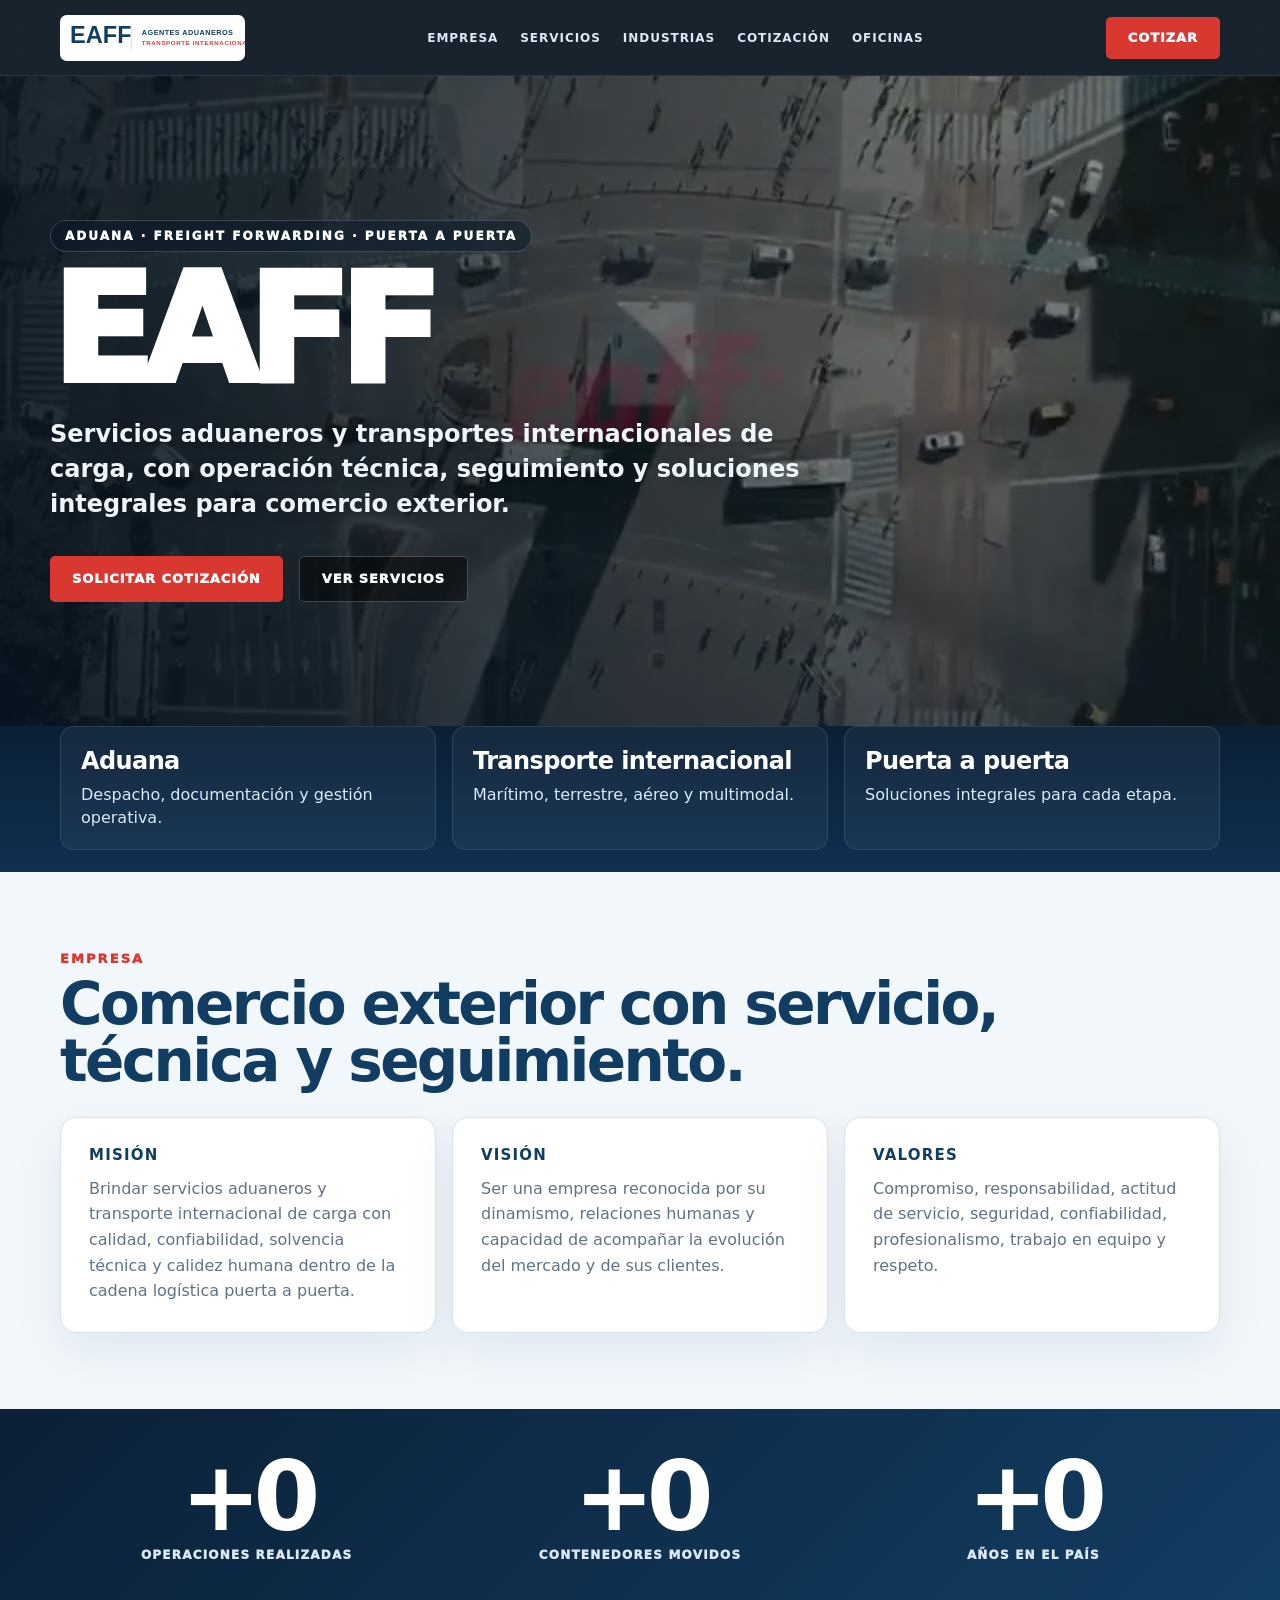
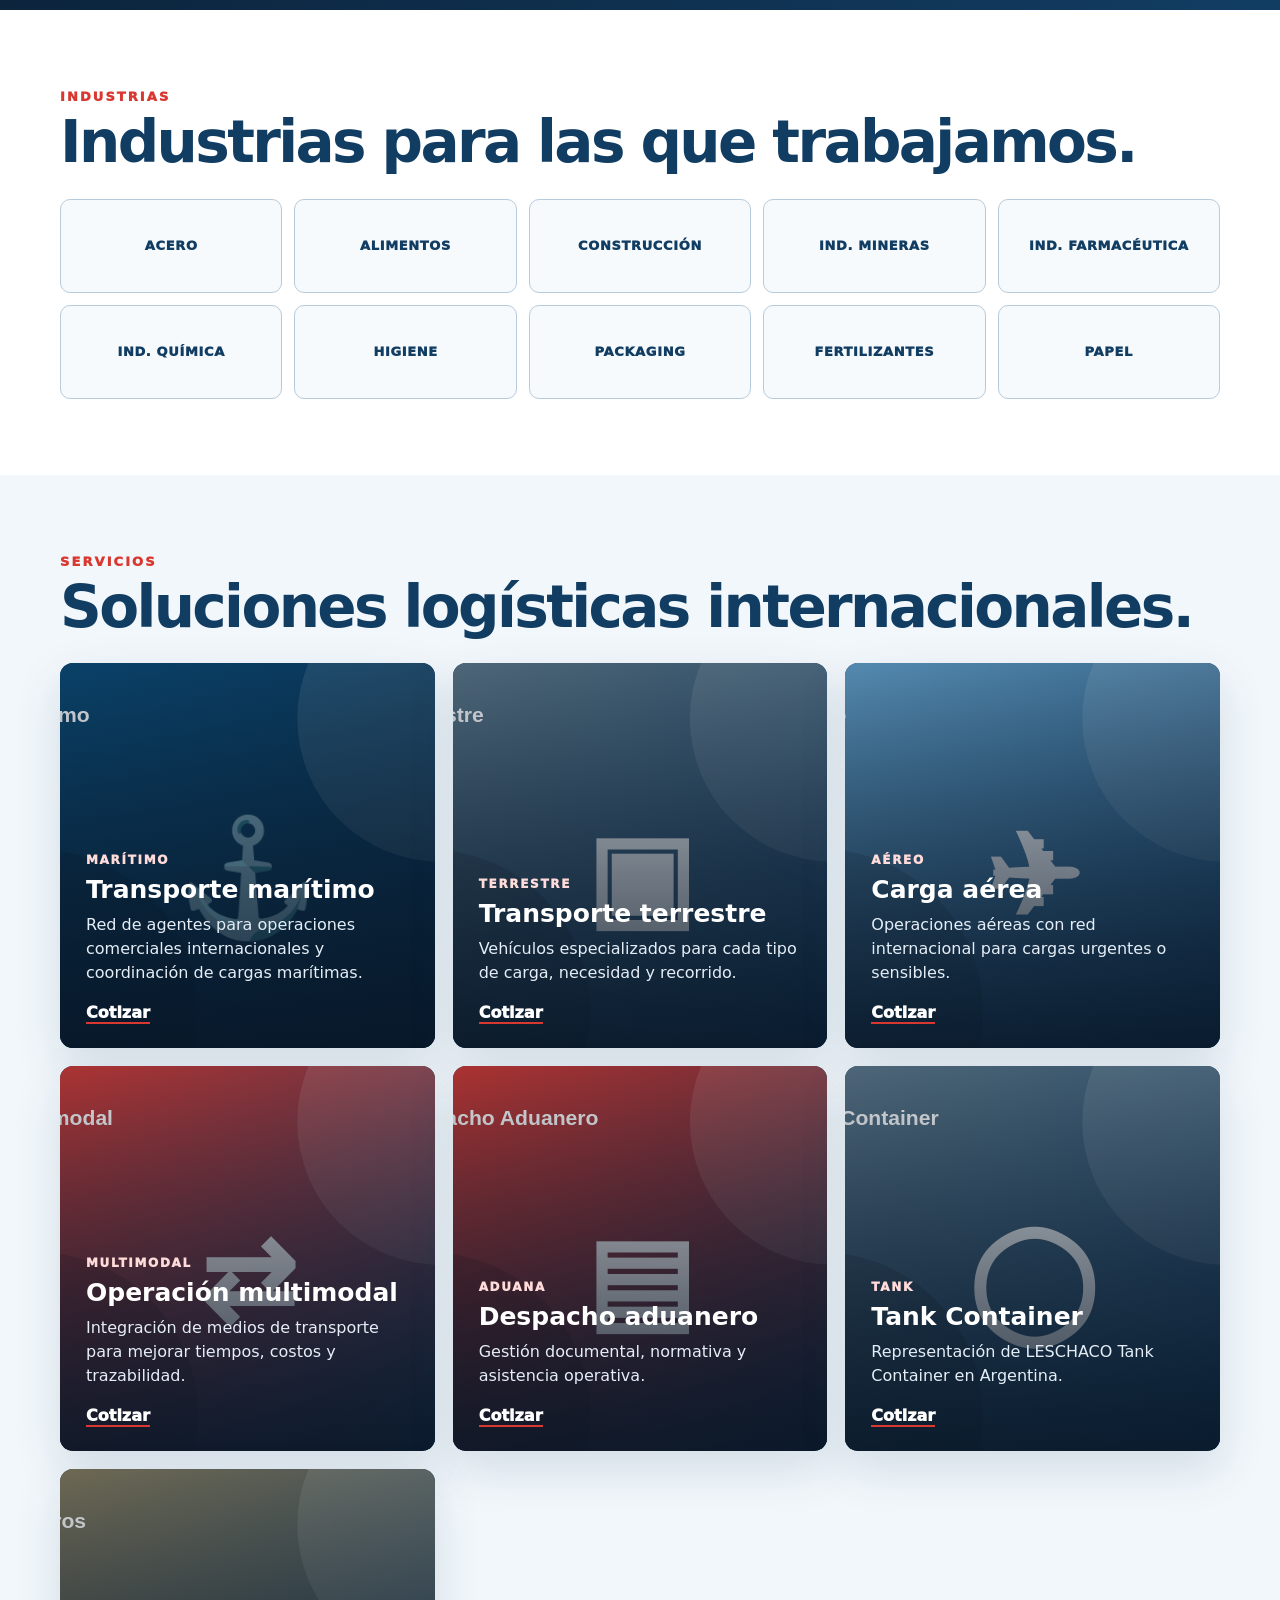
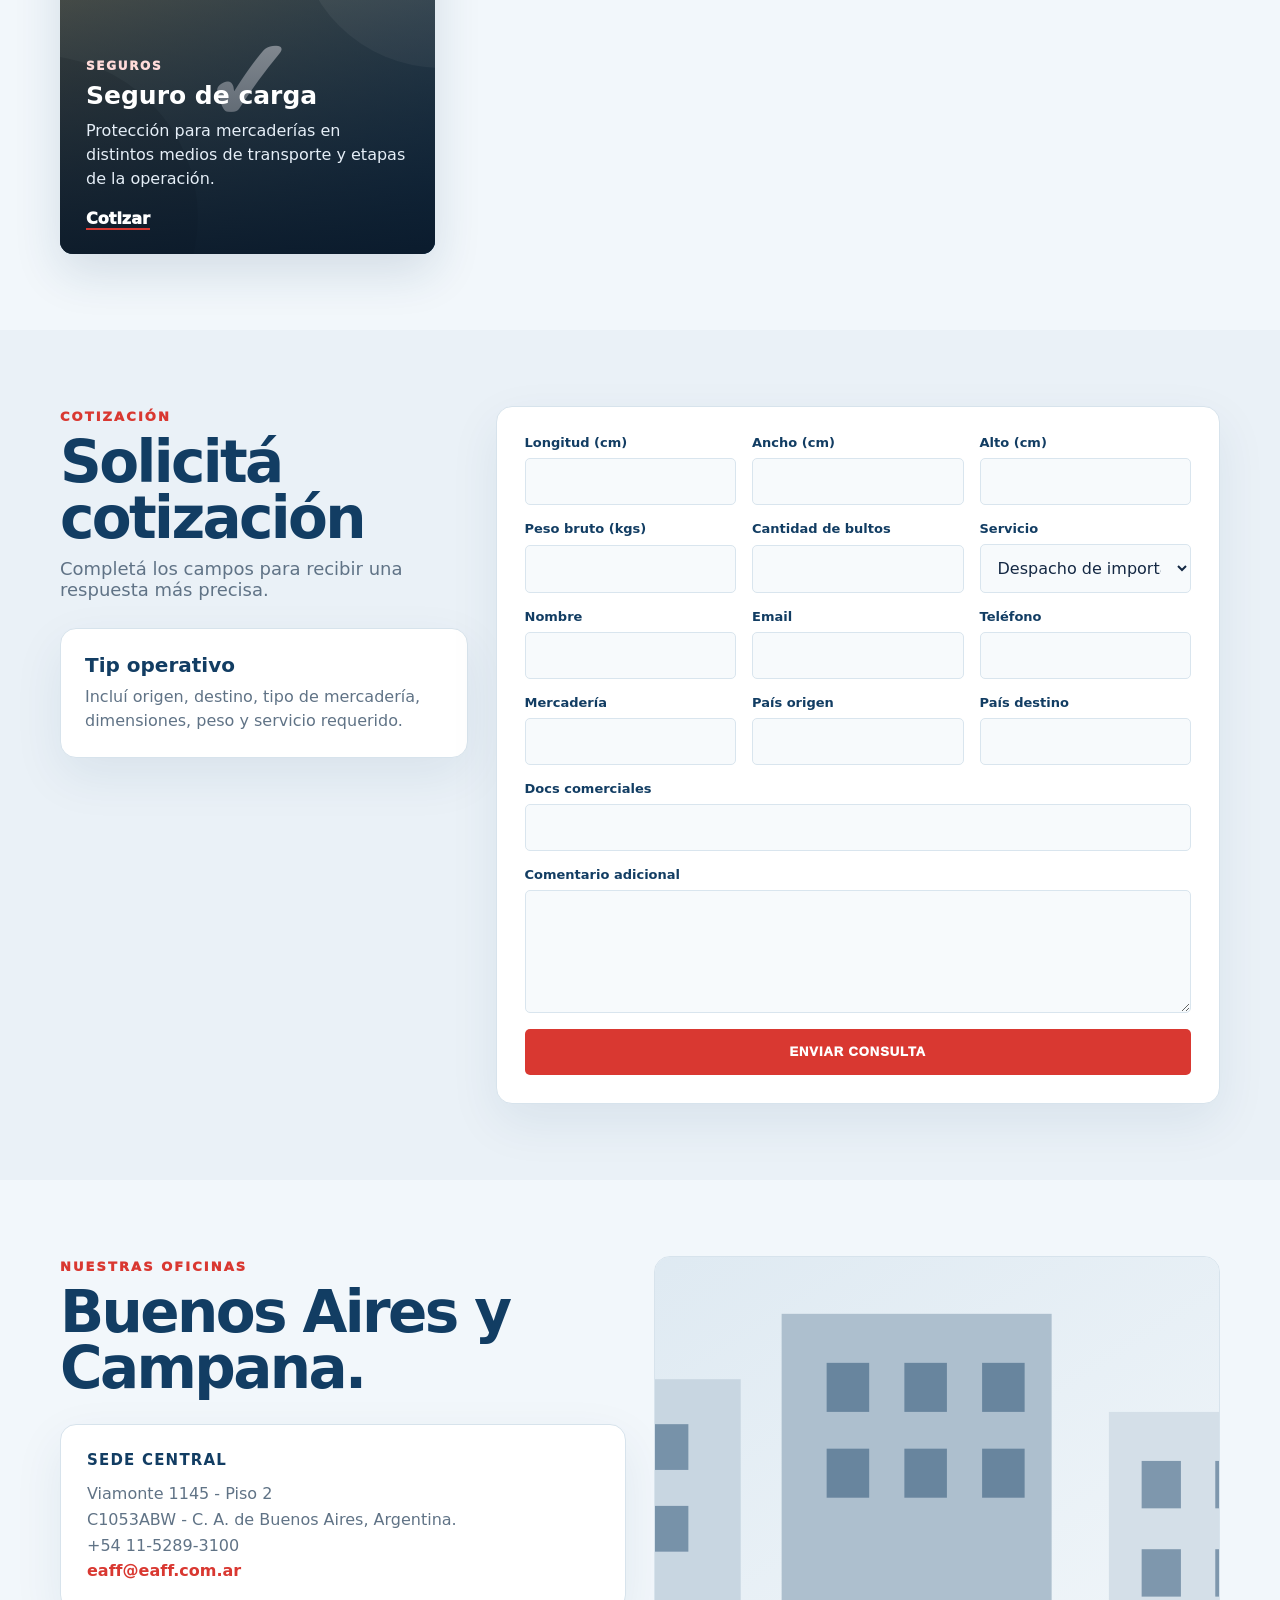
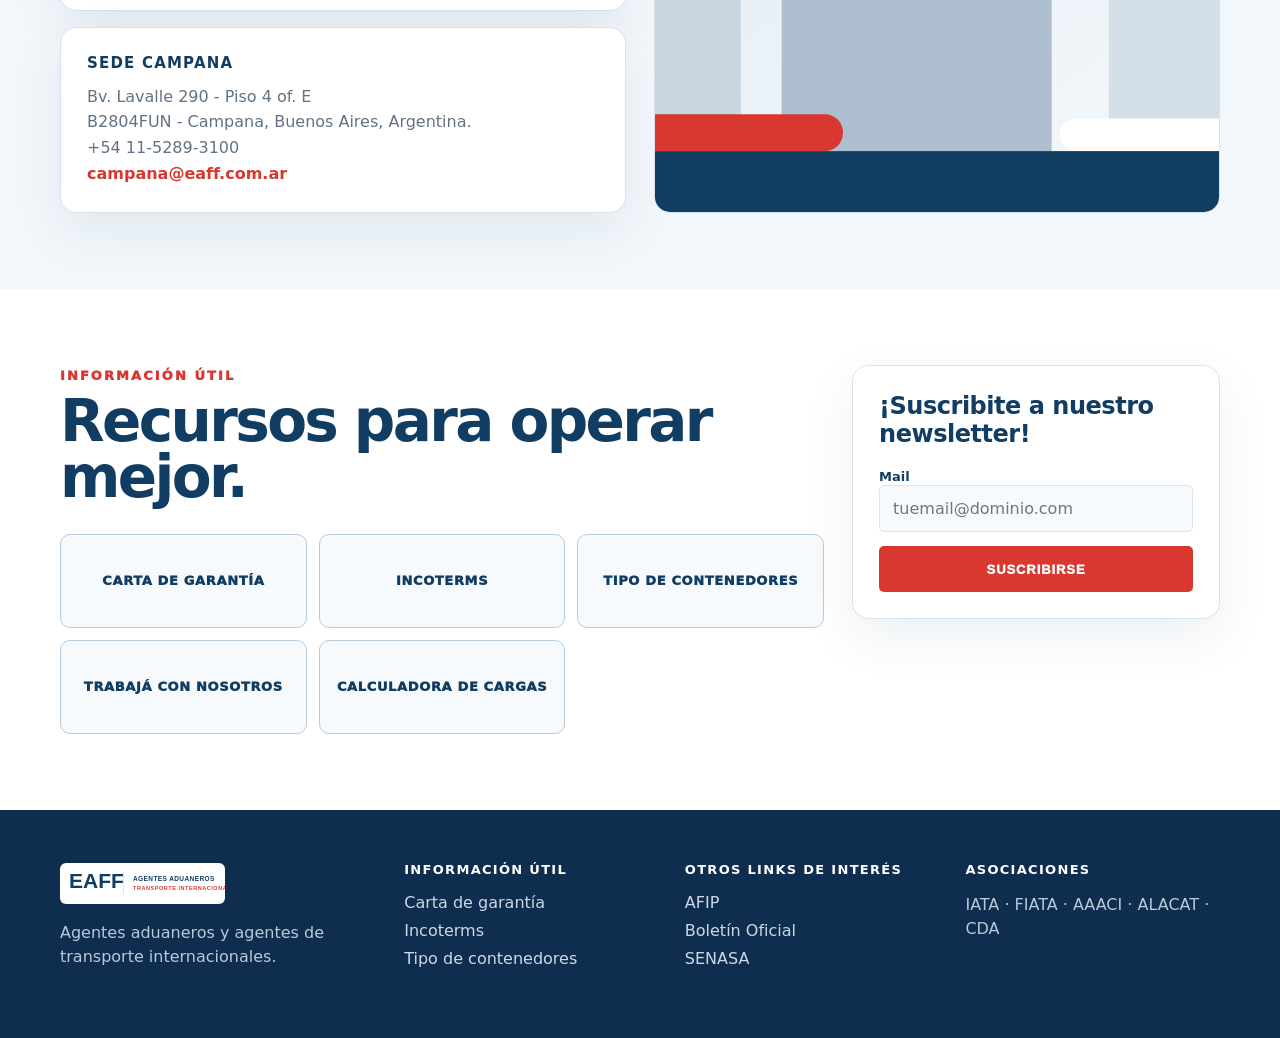
<file: index.html>
<!doctype html>
<html lang="es-AR">
<head>
  <meta charset="utf-8">
  <meta name="viewport" content="width=device-width, initial-scale=1">
  <title>EAFF | Agentes aduaneros y transporte internacional</title>
  <meta name="description" content="EAFF S.A. Servicios aduaneros y transporte internacional de carga. Soluciones puerta a puerta: marítimo, terrestre, aéreo, multimodal, despacho aduanero, tank container y seguros.">
  <meta name="theme-color" content="#0b2036">
  <meta property="og:title" content="EAFF | Agentes aduaneros y transporte internacional">
  <meta property="og:description" content="Soluciones integrales para comercio exterior, aduana y logística internacional.">
  <meta property="og:image" content="assets/hero-poster.webp">
  <link rel="stylesheet" href="styles.css">
</head>
<body>
  <header class="topbar">
    <a class="brand" href="#inicio" aria-label="EAFF inicio"><img src="assets/logo.svg" width="180" height="45" alt="EAFF"></a>
    <nav aria-label="Navegación principal">
      <a href="#empresa">Empresa</a><a href="#servicios">Servicios</a><a href="#industrias">Industrias</a><a href="#cotizacion">Cotización</a><a href="#oficinas">Oficinas</a>
    </nav>
    <a class="top-cta" href="#cotizacion">Cotizar</a>
  </header>

  <main id="inicio">
    <section class="hero">
      <video class="hero-video" autoplay muted loop playsinline poster="assets/hero-poster.webp" aria-hidden="true">
        <source src="assets/hero-video.mp4" type="video/mp4">
      </video>
      <div class="hero-content">
        <span class="eyebrow">Aduana · Freight Forwarding · Puerta a puerta</span>
        <h1>EAFF</h1>
        <p>Servicios aduaneros y transportes internacionales de carga, con operación técnica, seguimiento y soluciones integrales para comercio exterior.</p>
        <div class="hero-actions">
          <a class="btn primary" href="#cotizacion">Solicitar cotización</a>
          <a class="btn secondary" href="#servicios">Ver servicios</a>
        </div>
      </div>
    </section>

    <section class="trust-strip">
      <div class="container trust-grid">
        <div><b>Aduana</b><span>Despacho, documentación y gestión operativa.</span></div>
        <div><b>Transporte internacional</b><span>Marítimo, terrestre, aéreo y multimodal.</span></div>
        <div><b>Puerta a puerta</b><span>Soluciones integrales para cada etapa.</span></div>
      </div>
    </section>

    <section class="section about" id="empresa">
      <div class="container">
        <div class="section-head"><span>Empresa</span><h2>Comercio exterior con servicio, técnica y seguimiento.</h2></div>
        <div class="about-grid">
          <article><h3>Misión</h3><p>Brindar servicios aduaneros y transporte internacional de carga con calidad, confiabilidad, solvencia técnica y calidez humana dentro de la cadena logística puerta a puerta.</p></article>
          <article><h3>Visión</h3><p>Ser una empresa reconocida por su dinamismo, relaciones humanas y capacidad de acompañar la evolución del mercado y de sus clientes.</p></article>
          <article><h3>Valores</h3><p>Compromiso, responsabilidad, actitud de servicio, seguridad, confiabilidad, profesionalismo, trabajo en equipo y respeto.</p></article>
        </div>
      </div>
    </section>

    <section class="stats" aria-label="EAFF en cifras">
      <div class="container stats-grid">
        <div><b>+0</b><span>Operaciones realizadas</span></div>
        <div><b>+0</b><span>Contenedores movidos</span></div>
        <div><b>+0</b><span>Años en el país</span></div>
      </div>
    </section>

    <section class="section industries" id="industrias">
      <div class="container">
        <div class="section-head"><span>Industrias</span><h2>Industrias para las que trabajamos.</h2></div>
        <div class="industry-grid">
          <div>Acero</div><div>Alimentos</div><div>Construcción</div><div>Ind. Mineras</div><div>Ind. Farmacéutica</div>
          <div>Ind. Química</div><div>Higiene</div><div>Packaging</div><div>Fertilizantes</div><div>Papel</div>
        </div>
      </div>
    </section>

    <section class="section services" id="servicios">
      <div class="container">
        <div class="section-head"><span>Servicios</span><h2>Soluciones logísticas internacionales.</h2></div>
        <div class="service-grid">
          <article class="service-card"><img src="assets/maritimo.svg" alt="" loading="lazy"><div><span>Marítimo</span><h3>Transporte marítimo</h3><p>Red de agentes para operaciones comerciales internacionales y coordinación de cargas marítimas.</p><a href="#cotizacion">Cotizar</a></div></article>
          <article class="service-card"><img src="assets/terrestre.svg" alt="" loading="lazy"><div><span>Terrestre</span><h3>Transporte terrestre</h3><p>Vehículos especializados para cada tipo de carga, necesidad y recorrido.</p><a href="#cotizacion">Cotizar</a></div></article>
          <article class="service-card"><img src="assets/aereo.svg" alt="" loading="lazy"><div><span>Aéreo</span><h3>Carga aérea</h3><p>Operaciones aéreas con red internacional para cargas urgentes o sensibles.</p><a href="#cotizacion">Cotizar</a></div></article>
          <article class="service-card"><img src="assets/multimodal.svg" alt="" loading="lazy"><div><span>Multimodal</span><h3>Operación multimodal</h3><p>Integración de medios de transporte para mejorar tiempos, costos y trazabilidad.</p><a href="#cotizacion">Cotizar</a></div></article>
          <article class="service-card"><img src="assets/aduanero.svg" alt="" loading="lazy"><div><span>Aduana</span><h3>Despacho aduanero</h3><p>Gestión documental, normativa y asistencia operativa.</p><a href="#cotizacion">Cotizar</a></div></article>
          <article class="service-card"><img src="assets/tank.svg" alt="" loading="lazy"><div><span>Tank</span><h3>Tank Container</h3><p>Representación de LESCHACO Tank Container en Argentina.</p><a href="#cotizacion">Cotizar</a></div></article>
          <article class="service-card"><img src="assets/seguros.svg" alt="" loading="lazy"><div><span>Seguros</span><h3>Seguro de carga</h3><p>Protección para mercaderías en distintos medios de transporte y etapas de la operación.</p><a href="#cotizacion">Cotizar</a></div></article>
        </div>
      </div>
    </section>

    <section class="section quote" id="cotizacion">
      <div class="container quote-layout">
        <div>
          <div class="section-head"><span>Cotización</span><h2>Solicitá cotización</h2><p>Completá los campos para recibir una respuesta más precisa.</p></div>
          <div class="quote-note"><b>Tip operativo</b><p>Incluí origen, destino, tipo de mercadería, dimensiones, peso y servicio requerido.</p></div>
        </div>
        <form class="quote-form" id="quoteForm">
          <div class="field"><label>Longitud (cm)</label><input name="longitud" inputmode="numeric"></div>
          <div class="field"><label>Ancho (cm)</label><input name="ancho" inputmode="numeric"></div>
          <div class="field"><label>Alto (cm)</label><input name="alto" inputmode="numeric"></div>
          <div class="field"><label>Peso bruto (kgs)</label><input name="peso" inputmode="numeric"></div>
          <div class="field"><label>Cantidad de bultos</label><input name="bultos" inputmode="numeric"></div>
          <div class="field"><label>Servicio</label><select name="servicio"><option>Despacho de importación</option><option>Permiso de exportación</option><option>Servicio marítimo</option><option>Servicio terrestre</option><option>Servicio aéreo</option><option>Seguro de carga</option><option>Tank Container</option></select></div>
          <div class="field"><label>Nombre</label><input name="nombre" required></div>
          <div class="field"><label>Email</label><input type="email" name="email" required></div>
          <div class="field"><label>Teléfono</label><input name="telefono"></div>
          <div class="field"><label>Mercadería</label><input name="mercaderia"></div>
          <div class="field"><label>País origen</label><input name="origen"></div>
          <div class="field"><label>País destino</label><input name="destino"></div>
          <div class="field full"><label>Docs comerciales</label><input name="docs"></div>
          <div class="field full"><label>Comentario adicional</label><textarea name="comentario" rows="5"></textarea></div>
          <button class="btn primary" type="submit">Enviar consulta</button>
        </form>
      </div>
    </section>

    <section class="section offices" id="oficinas">
      <div class="container office-grid">
        <div>
          <div class="section-head"><span>Nuestras oficinas</span><h2>Buenos Aires y Campana.</h2></div>
          <div class="office-cards">
            <article><h3>Sede Central</h3><p>Viamonte 1145 - Piso 2</p><p>C1053ABW - C. A. de Buenos Aires, Argentina.</p><p>+54 11-5289-3100</p><p><a href="mailto:eaff@eaff.com.ar">eaff@eaff.com.ar</a></p></article>
            <article><h3>Sede Campana</h3><p>Bv. Lavalle 290 - Piso 4 of. E</p><p>B2804FUN - Campana, Buenos Aires, Argentina.</p><p>+54 11-5289-3100</p><p><a href="mailto:campana@eaff.com.ar">campana@eaff.com.ar</a></p></article>
          </div>
        </div>
        <img src="assets/office.svg" alt="Oficinas EAFF" loading="lazy">
      </div>
    </section>

    <section class="section util" id="util">
      <div class="container util-grid">
        <div><div class="section-head"><span>Información útil</span><h2>Recursos para operar mejor.</h2></div>
          <div class="links-grid"><a href="#">Carta de garantía</a><a href="#">Incoterms</a><a href="#">Tipo de contenedores</a><a href="#">Trabajá con nosotros</a><a href="#">Calculadora de cargas</a></div>
        </div>
        <form class="newsletter"><h3>¡Suscribite a nuestro newsletter!</h3><label>Mail</label><input type="email" placeholder="tuemail@dominio.com"><button class="btn primary" type="button">Suscribirse</button></form>
      </div>
    </section>
  </main>

  <footer class="footer">
    <div class="container footer-grid">
      <div><img src="assets/logo.svg" width="165" height="43" alt="EAFF"><p>Agentes aduaneros y agentes de transporte internacionales.</p></div>
      <div><h3>Información útil</h3><a href="#util">Carta de garantía</a><a href="#util">Incoterms</a><a href="#util">Tipo de contenedores</a></div>
      <div><h3>Otros links de interés</h3><a href="https://www.afip.gov.ar/" rel="noopener">AFIP</a><a href="https://www.boletinoficial.gob.ar/" rel="noopener">Boletín Oficial</a><a href="https://www.senasa.gob.ar/" rel="noopener">SENASA</a></div>
      <div><h3>Asociaciones</h3><p>IATA · FIATA · AAACI · ALACAT · CDA</p></div>
    </div>
  </footer>
  <script src="script.js"></script>
</body>
</html>
</file>
<file: styles.css>
:root{--blue:#123d63;--blue2:#0b2036;--red:#d93831;--ink:#142843;--muted:#607386;--bg:#f2f7fb;--line:#d7e3ec}
*{box-sizing:border-box}html{scroll-behavior:smooth}body{margin:0;font-family:Inter,system-ui,-apple-system,BlinkMacSystemFont,"Segoe UI",Arial,sans-serif;color:var(--ink);background:var(--bg)}a{text-decoration:none;color:inherit}img{max-width:100%;display:block}.container{width:min(1160px,calc(100% - 40px));margin:auto}
.topbar{position:sticky;top:0;z-index:60;min-height:76px;padding:10px max(20px,calc((100vw - 1160px)/2));display:flex;align-items:center;gap:24px;justify-content:space-between;background:rgba(7,17,29,.92);border-bottom:1px solid rgba(255,255,255,.08);backdrop-filter:blur(14px)}.brand img{height:46px;width:auto}nav{display:flex;gap:22px;font-size:12px;text-transform:uppercase;letter-spacing:.08em;font-weight:900;color:#dbe8f5}nav a:hover{color:#fff}
.btn,.top-cta{display:inline-flex;align-items:center;justify-content:center;min-height:46px;border-radius:5px;padding:0 22px;border:0;cursor:pointer;background:var(--red);color:#fff;text-transform:uppercase;font-size:13px;letter-spacing:.07em;font-weight:950}.top-cta{min-height:42px}.btn.secondary{background:rgba(0,0,0,.48);color:#fff;border:1px solid rgba(255,255,255,.22)}
.hero{position:relative;min-height:650px;display:flex;align-items:center;overflow:hidden;background:#071827;color:#fff}.hero-video{position:absolute;inset:0;width:100%;height:100%;object-fit:cover;opacity:.9;filter:saturate(1.05) contrast(1.04) brightness(1.04)}.hero:after{content:"";position:absolute;inset:0;background:linear-gradient(90deg,rgba(5,18,31,.82) 0%,rgba(5,18,31,.58) 32%,rgba(5,18,31,.28) 65%,rgba(5,18,31,.14) 100%),linear-gradient(180deg,rgba(5,18,31,.18) 0%,rgba(5,18,31,.16) 45%,rgba(5,18,31,.48) 100%)}.hero-content{position:relative;z-index:1;width:min(1180px,calc(100% - 40px));margin:auto;padding:118px 0 98px;text-align:left;display:grid;justify-items:start}.hero-content>*{max-width:700px}.eyebrow{display:inline-block;padding:8px 14px;border-radius:999px;background:rgba(10,24,40,.48);border:1px solid rgba(255,255,255,.18);backdrop-filter:blur(10px);text-transform:uppercase;font-size:12px;letter-spacing:.17em;font-weight:950;margin-bottom:18px}.hero h1{font-size:clamp(78px,13vw,150px);letter-spacing:-.075em;line-height:.82;margin:0;text-transform:uppercase;font-weight:1000}.hero p{font-size:clamp(18px,2vw,24px);line-height:1.45;max-width:770px;margin:24px 0 0;color:#eef5fb;font-weight:650;text-shadow:0 2px 12px rgba(0,0,0,.22)}.hero-actions{display:flex;justify-content:flex-start;flex-wrap:wrap;gap:16px;margin-top:34px}
.trust-strip{background:linear-gradient(180deg,#0b2036,#102f51);padding:0 0 22px;color:#fff}.trust-grid{display:grid;grid-template-columns:repeat(3,1fr);gap:16px}.trust-grid div{border:1px solid rgba(255,255,255,.10);background:rgba(255,255,255,.045);border-radius:14px;padding:20px;min-height:96px}.trust-grid b{display:block;font-size:24px;letter-spacing:-.025em}.trust-grid span{display:block;margin-top:8px;color:#dbe8f5;line-height:1.45}
.section{padding:76px 0}.section-head{margin-bottom:28px}.section-head span{display:inline-block;color:var(--red);font-size:13px;font-weight:1000;text-transform:uppercase;letter-spacing:.16em;margin-bottom:10px}.section-head h2{font-size:clamp(34px,5vw,58px);line-height:.97;letter-spacing:-.045em;color:var(--blue);margin:0}.section-head p{margin:12px 0 0;color:var(--muted);font-size:18px}
.about-grid{display:grid;grid-template-columns:repeat(3,1fr);gap:16px}.about-grid article,.office-cards article,.newsletter,.quote-form,.quote-note{background:#fff;border:1px solid var(--line);border-radius:16px;box-shadow:0 18px 50px rgba(18,61,99,.08)}.about-grid article{padding:28px}.about-grid h3,.office-cards h3{margin:0 0 12px;color:var(--blue);font-size:15px;text-transform:uppercase;letter-spacing:.08em}.about-grid p,.office-cards p{margin:0;color:var(--muted);line-height:1.6}
.stats{padding:48px 0;background:linear-gradient(135deg,var(--blue2),var(--blue));color:#fff}.stats-grid{display:grid;grid-template-columns:repeat(3,1fr);gap:20px;text-align:center}.stats b{display:block;font-size:clamp(52px,8vw,96px);letter-spacing:-.08em;line-height:.85}.stats span{display:block;margin-top:10px;text-transform:uppercase;font-size:12px;letter-spacing:.1em;color:#dbe8f5;font-weight:950}
.industries{background:#fff}.industry-grid{display:grid;grid-template-columns:repeat(5,1fr);gap:12px}.industry-grid div,.links-grid a{min-height:94px;border:1px solid #b6cbdc;background:#f6fafc;border-radius:10px;display:flex;align-items:center;justify-content:center;text-align:center;color:var(--blue);font-weight:950;text-transform:uppercase;font-size:13px;letter-spacing:.05em;padding:14px}
.service-grid{display:grid;grid-template-columns:repeat(3,1fr);gap:18px}.service-card{position:relative;overflow:hidden;min-height:385px;border-radius:13px;background:var(--blue);color:#fff;box-shadow:0 18px 48px rgba(18,61,99,.14)}.service-card img{position:absolute;inset:0;width:100%;height:100%;object-fit:cover}.service-card:after{content:"";position:absolute;inset:0;background:linear-gradient(180deg,rgba(8,22,38,.15),rgba(8,22,38,.88))}.service-card div{position:absolute;z-index:1;left:0;right:0;bottom:0;padding:26px}.service-card span{display:inline-block;color:#ffdbd9;font-weight:1000;text-transform:uppercase;font-size:12px;letter-spacing:.14em;margin-bottom:10px}.service-card h3{margin:0 0 10px;font-size:25px;line-height:1.05}.service-card p{margin:0 0 18px;color:#e5eef7;line-height:1.5}.service-card a{color:#fff;border-bottom:2px solid var(--red);font-weight:950}
.quote{background:#eaf1f7}.quote-layout{display:grid;grid-template-columns:.72fr 1.28fr;gap:28px;align-items:start}.quote-note{padding:24px;margin-top:20px}.quote-note b{color:var(--blue);font-size:20px}.quote-note p{margin:8px 0 0;color:var(--muted);line-height:1.5}.quote-form{display:grid;grid-template-columns:repeat(3,1fr);gap:16px;padding:28px}.field{display:grid;gap:8px}.field.full{grid-column:1/-1}label{font-size:13px;font-weight:900;color:var(--blue)}input,select,textarea{width:100%;border:1px solid #d9e5ee;background:#f7fafc;border-radius:5px;padding:13px;color:var(--ink);font:inherit}textarea{resize:vertical}.quote-form button{grid-column:1/-1;width:100%}
.office-grid{display:grid;grid-template-columns:1fr 1fr;gap:28px;align-items:stretch}.office-grid>img{width:100%;height:100%;min-height:430px;object-fit:cover;border-radius:16px;border:1px solid var(--line)}.office-cards{display:grid;gap:16px}.office-cards article{padding:26px}.office-cards a{color:var(--red);font-weight:900}
.util{background:#fff}.util-grid{display:grid;grid-template-columns:1.35fr .65fr;gap:28px}.links-grid{display:grid;grid-template-columns:repeat(3,1fr);gap:12px}.newsletter{padding:26px;align-self:start}.newsletter h3{margin:0 0 18px;color:var(--blue);font-size:24px;letter-spacing:-.02em}.newsletter .btn{width:100%;margin-top:14px}.footer{background:#0f2e4f;color:#dbe8f5;padding:52px 0}.footer-grid{display:grid;grid-template-columns:1.25fr 1fr 1fr 1fr;gap:26px}.footer p{color:#b9c9d8;line-height:1.55}.footer h3{margin:0 0 16px;color:#fff;text-transform:uppercase;font-size:13px;letter-spacing:.1em}.footer a{display:block;color:#cbd9e7;margin:9px 0}
@media(max-width:1020px){nav{display:none}.about-grid,.stats-grid,.service-grid,.industry-grid,.quote-layout,.quote-form,.office-grid,.util-grid,.footer-grid,.trust-grid{grid-template-columns:1fr}.industry-grid,.links-grid{grid-template-columns:repeat(2,1fr)}.hero{min-height:580px}.hero-content{padding:90px 0 70px;text-align:center;justify-items:center}.hero-content>*{max-width:100%}.hero-actions{justify-content:center;width:100%}.hero-actions .btn{width:100%}}
@media(max-width:640px){.container{width:min(100% - 28px,1160px)}.topbar{padding:10px 14px}.brand img{height:42px}.hero h1{font-size:88px}.service-card{min-height:340px}.industry-grid,.links-grid{grid-template-columns:1fr}}
</file>
